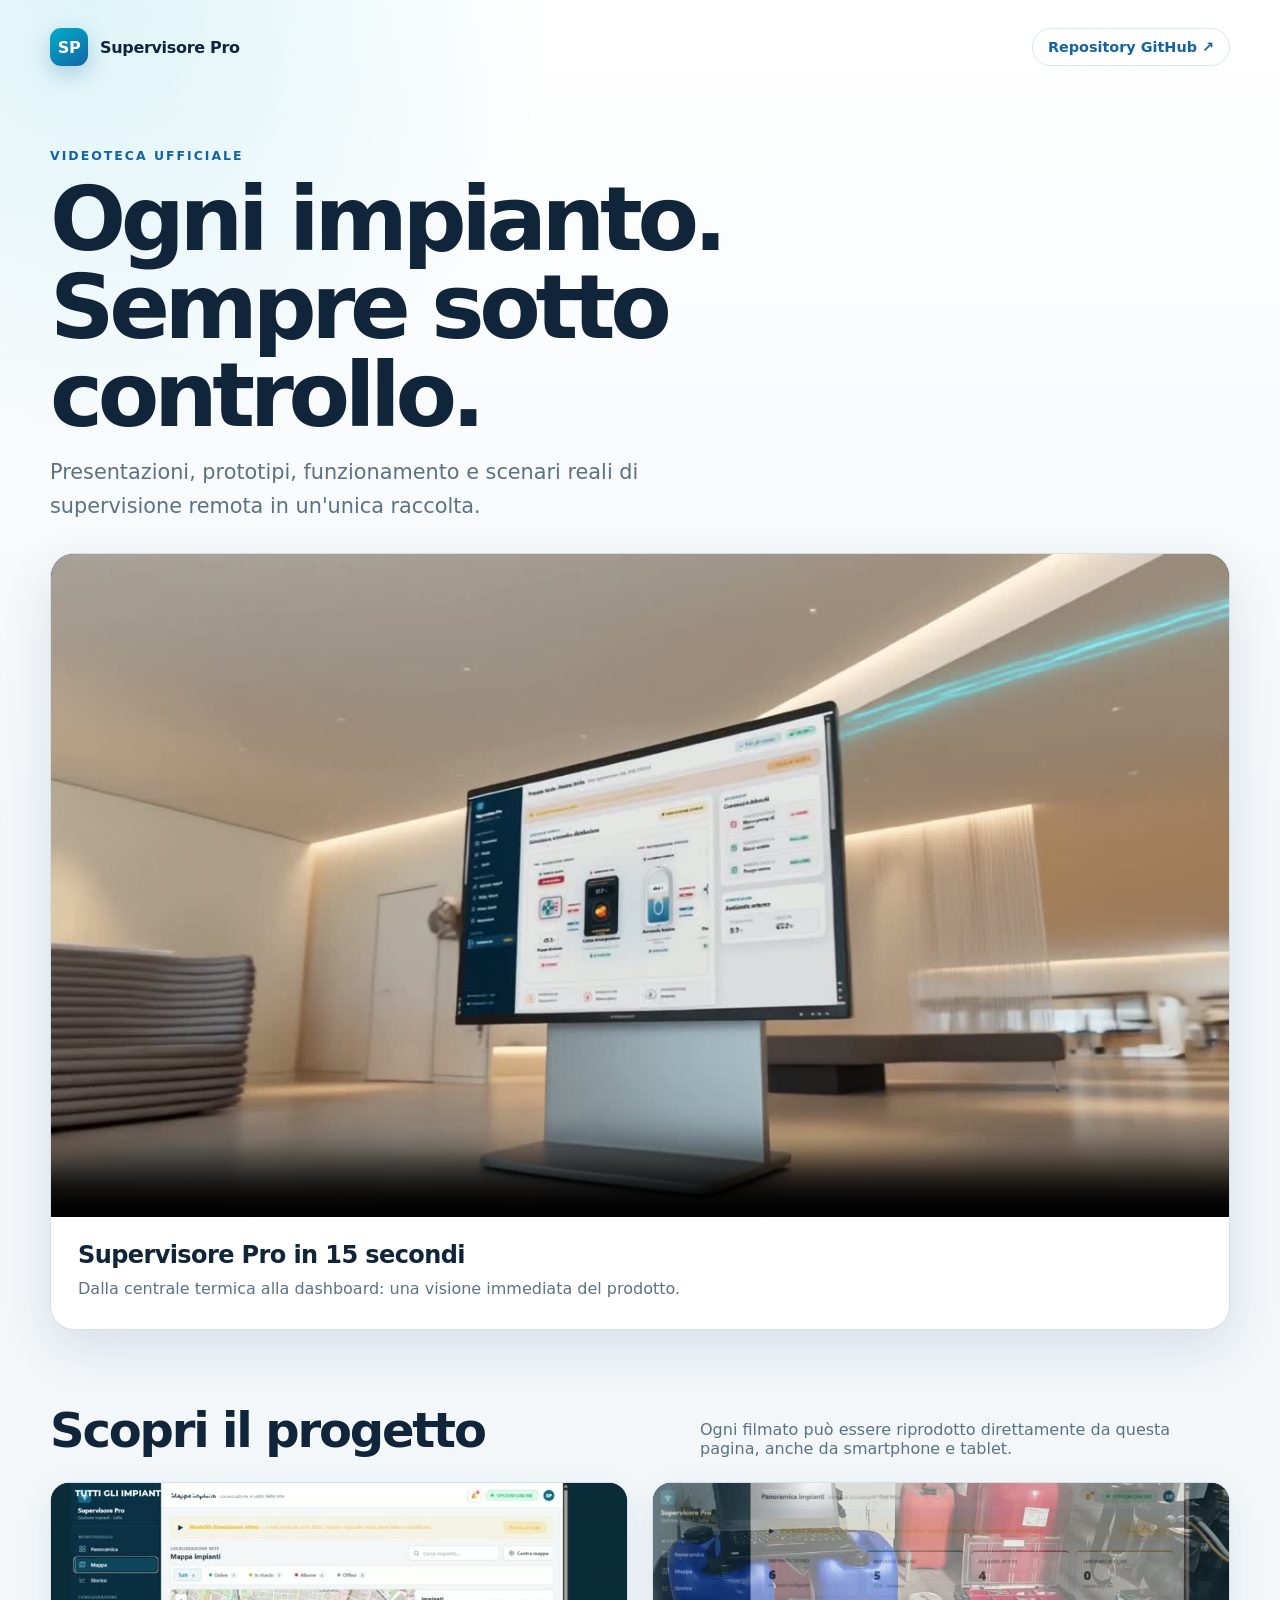
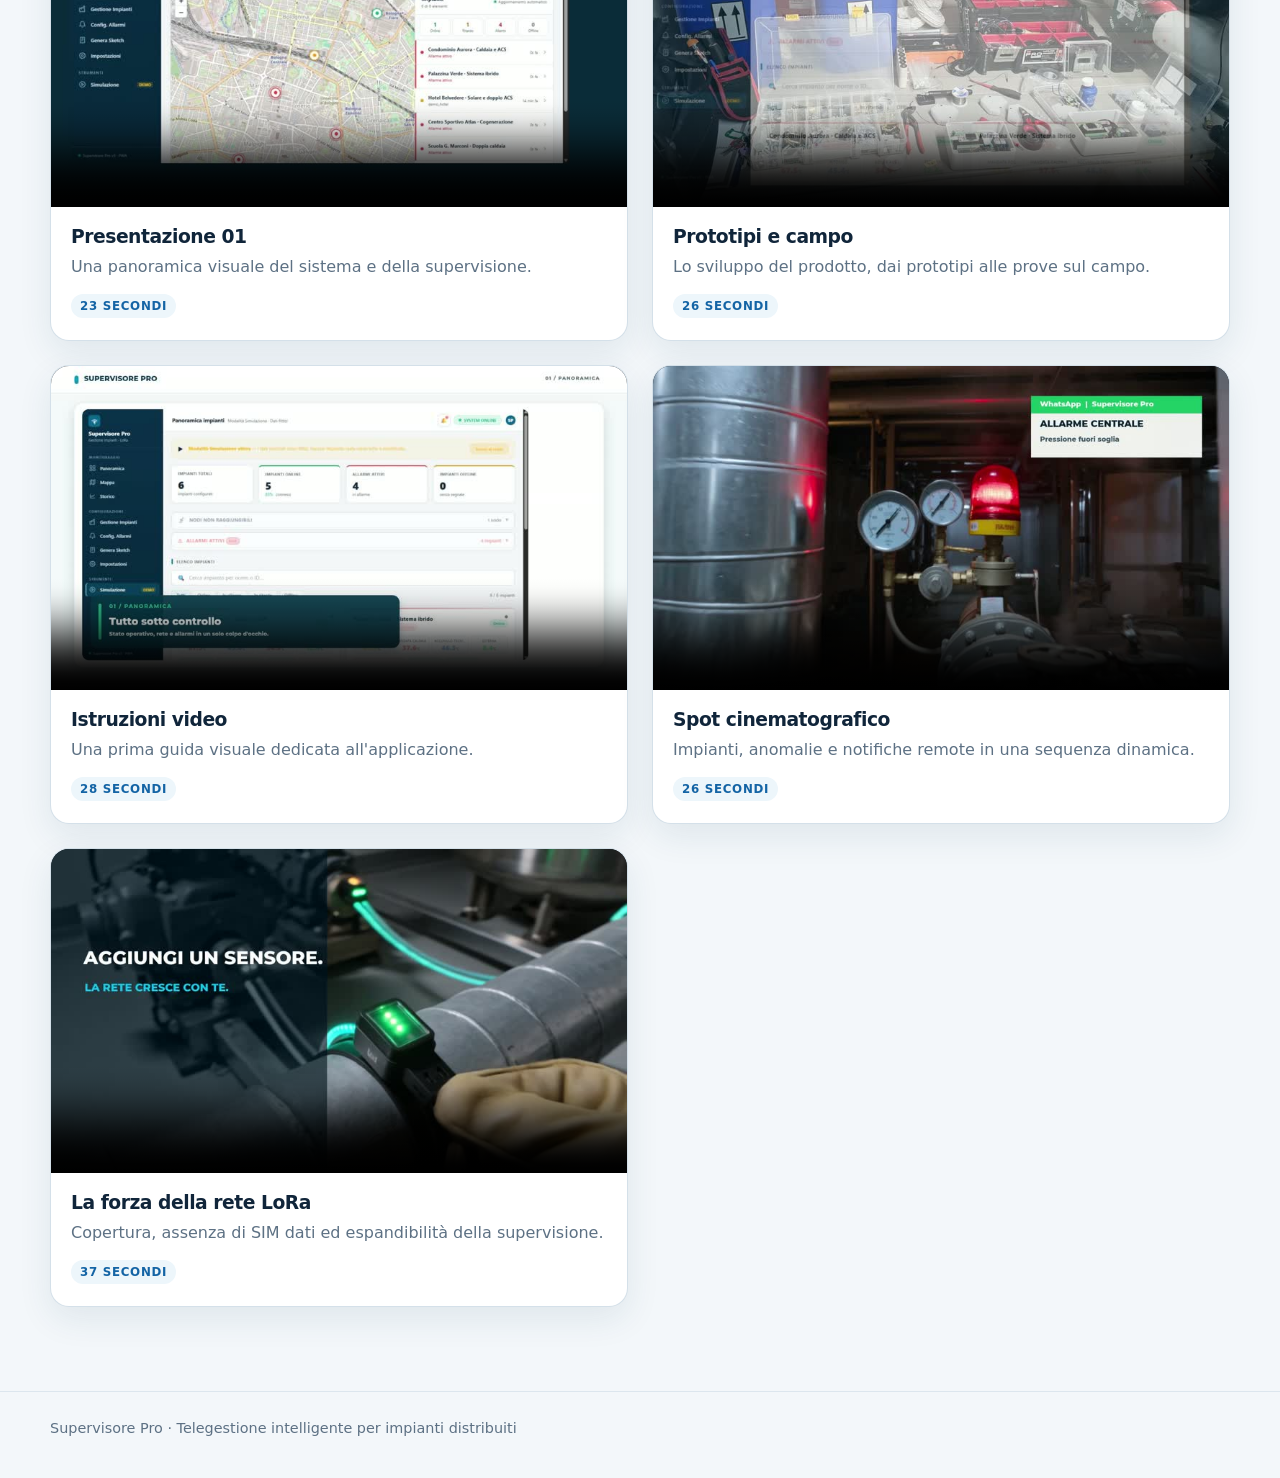
<file: index.html>
<!doctype html>
<html lang="it">
<head>
  <meta charset="utf-8">
  <meta name="viewport" content="width=device-width, initial-scale=1">
  <meta name="theme-color" content="#f5f8fb">
  <meta name="description" content="Videoteca ufficiale di Supervisore Pro: presentazioni, prototipi, guida e spot promozionali.">
  <meta property="og:title" content="Supervisore Pro — Videoteca">
  <meta property="og:description" content="Dall'impianto alla supervisione remota: guarda Supervisore Pro in azione.">
  <meta property="og:image" content="intro-poster.jpg">
  <title>Supervisore Pro — Videoteca</title>
  <style>
    :root {
      color-scheme: light;
      --ink: #10253a;
      --muted: #5d7184;
      --line: #dce6ee;
      --paper: #ffffff;
      --wash: #f3f7fa;
      --cyan: #00aeca;
      --blue: #1464a5;
      --shadow: 0 18px 50px rgba(24, 61, 90, .12);
    }

    * { box-sizing: border-box; }

    html { scroll-behavior: smooth; }

    body {
      margin: 0;
      color: var(--ink);
      background:
        radial-gradient(circle at 7% 0%, rgba(0, 174, 202, .13), transparent 29rem),
        linear-gradient(180deg, #fff 0, var(--wash) 52rem);
      font-family: Inter, ui-sans-serif, system-ui, -apple-system, BlinkMacSystemFont, "Segoe UI", sans-serif;
    }

    a { color: inherit; }

    .shell {
      width: min(1180px, calc(100% - 36px));
      margin: 0 auto;
    }

    header {
      display: flex;
      align-items: center;
      justify-content: space-between;
      gap: 24px;
      padding: 28px 0;
    }

    .brand {
      display: flex;
      align-items: center;
      gap: 12px;
      font-weight: 800;
      letter-spacing: -.02em;
    }

    .brand-mark {
      display: grid;
      width: 38px;
      height: 38px;
      place-items: center;
      color: #fff;
      border-radius: 11px;
      background: linear-gradient(145deg, var(--cyan), var(--blue));
      box-shadow: 0 8px 22px rgba(20, 100, 165, .28);
    }

    .repo-link {
      padding: 10px 15px;
      color: var(--blue);
      border: 1px solid var(--line);
      border-radius: 999px;
      background: rgba(255, 255, 255, .76);
      font-size: .9rem;
      font-weight: 700;
      text-decoration: none;
    }

    .hero-copy {
      max-width: 820px;
      padding: 54px 0 30px;
    }

    .eyebrow {
      color: var(--blue);
      font-size: .78rem;
      font-weight: 800;
      letter-spacing: .16em;
      text-transform: uppercase;
    }

    h1 {
      max-width: 760px;
      margin: 13px 0 17px;
      font-size: clamp(2.6rem, 7vw, 5.6rem);
      line-height: .98;
      letter-spacing: -.06em;
    }

    .lead {
      max-width: 700px;
      margin: 0;
      color: var(--muted);
      font-size: clamp(1.05rem, 2vw, 1.3rem);
      line-height: 1.6;
    }

    .feature,
    .card {
      overflow: hidden;
      border: 1px solid rgba(205, 219, 230, .85);
      border-radius: 24px;
      background: var(--paper);
      box-shadow: var(--shadow);
    }

    .feature { margin-bottom: 72px; }

    video {
      display: block;
      width: 100%;
      height: auto;
      background: #07131e;
    }

    .feature-copy { padding: 24px 27px 28px; }

    .feature-copy h2,
    .card-copy h3 { margin: 0 0 8px; letter-spacing: -.025em; }

    .feature-copy p,
    .card-copy p { margin: 0; color: var(--muted); line-height: 1.55; }

    .section-head {
      display: flex;
      align-items: end;
      justify-content: space-between;
      gap: 24px;
      margin-bottom: 24px;
    }

    .section-head h2 {
      margin: 0;
      font-size: clamp(1.8rem, 4vw, 3rem);
      letter-spacing: -.045em;
    }

    .section-head p { max-width: 530px; margin: 0; color: var(--muted); }

    .grid {
      display: grid;
      grid-template-columns: repeat(2, minmax(0, 1fr));
      gap: 24px;
      padding-bottom: 84px;
    }

    .card { border-radius: 19px; box-shadow: 0 12px 34px rgba(24, 61, 90, .09); }

    .card-copy { padding: 19px 20px 22px; }

    .meta {
      display: inline-flex;
      margin-top: 14px;
      padding: 5px 9px;
      color: var(--blue);
      border-radius: 999px;
      background: #edf6fb;
      font-size: .74rem;
      font-weight: 800;
      letter-spacing: .06em;
      text-transform: uppercase;
    }

    footer {
      padding: 28px 0 42px;
      color: var(--muted);
      border-top: 1px solid var(--line);
      font-size: .9rem;
    }

    @media (max-width: 760px) {
      header { align-items: flex-start; }
      .hero-copy { padding-top: 34px; }
      .section-head { display: block; }
      .section-head p { margin-top: 10px; }
      .grid { grid-template-columns: 1fr; }
      .feature { margin-bottom: 54px; }
    }
  </style>
</head>
<body>
  <header class="shell">
    <div class="brand"><span class="brand-mark">SP</span> Supervisore Pro</div>
    <a class="repo-link" href="https://github.com/Popodesigner/telegestione-supervisore-pro">Repository GitHub ↗</a>
  </header>

  <main class="shell">
    <div class="hero-copy">
      <div class="eyebrow">Videoteca ufficiale</div>
      <h1>Ogni impianto.<br>Sempre sotto controllo.</h1>
      <p class="lead">Presentazioni, prototipi, funzionamento e scenari reali di supervisione remota in un'unica raccolta.</p>
    </div>

    <article class="feature" id="intro">
      <video controls playsinline preload="metadata" poster="intro-poster.jpg" aria-label="Video introduttivo di Supervisore Pro">
        <source src="intro.mp4" type="video/mp4">
        Il browser non supporta la riproduzione video HTML5.
      </video>
      <div class="feature-copy">
        <h2>Supervisore Pro in 15 secondi</h2>
        <p>Dalla centrale termica alla dashboard: una visione immediata del prodotto.</p>
      </div>
    </article>

    <div class="section-head">
      <h2>Scopri il progetto</h2>
      <p>Ogni filmato può essere riprodotto direttamente da questa pagina, anche da smartphone e tablet.</p>
    </div>

    <section class="grid" aria-label="Tutti i video">
      <article class="card" id="presentazione-01">
        <video controls playsinline preload="metadata" poster="presentazione-01.jpg" aria-label="Presentazione 01">
          <source src="presentazione-01.mp4" type="video/mp4">
        </video>
        <div class="card-copy"><h3>Presentazione 01</h3><p>Una panoramica visuale del sistema e della supervisione.</p><span class="meta">23 secondi</span></div>
      </article>

      <article class="card" id="presentazione-prototipi">
        <video controls playsinline preload="metadata" poster="presentazione-prototipi.jpg" aria-label="Presentazione con prototipi">
          <source src="presentazione-prototipi.mp4" type="video/mp4">
        </video>
        <div class="card-copy"><h3>Prototipi e campo</h3><p>Lo sviluppo del prodotto, dai prototipi alle prove sul campo.</p><span class="meta">26 secondi</span></div>
      </article>

      <article class="card" id="istruzioni-video">
        <video controls playsinline preload="metadata" poster="istruzioni-video.jpg" aria-label="Istruzioni video">
          <source src="istruzioni-video.mp4" type="video/mp4">
        </video>
        <div class="card-copy"><h3>Istruzioni video</h3><p>Una prima guida visuale dedicata all'applicazione.</p><span class="meta">28 secondi</span></div>
      </article>

      <article class="card" id="pubblicita-01">
        <video controls playsinline preload="metadata" poster="pubblicita-01.jpg" aria-label="Spot pubblicitario 01">
          <source src="pubblicita-01.mp4" type="video/mp4">
        </video>
        <div class="card-copy"><h3>Spot cinematografico</h3><p>Impianti, anomalie e notifiche remote in una sequenza dinamica.</p><span class="meta">26 secondi</span></div>
      </article>

      <article class="card" id="pubblicita-02">
        <video controls playsinline preload="metadata" poster="pubblicita-02.jpg" aria-label="Spot pubblicitario 02">
          <source src="pubblicita-02.mp4" type="video/mp4">
        </video>
        <div class="card-copy"><h3>La forza della rete LoRa</h3><p>Copertura, assenza di SIM dati ed espandibilità della supervisione.</p><span class="meta">37 secondi</span></div>
      </article>
    </section>
  </main>

  <footer>
    <div class="shell">Supervisore Pro · Telegestione intelligente per impianti distribuiti</div>
  </footer>
</body>
</html>
</file>
